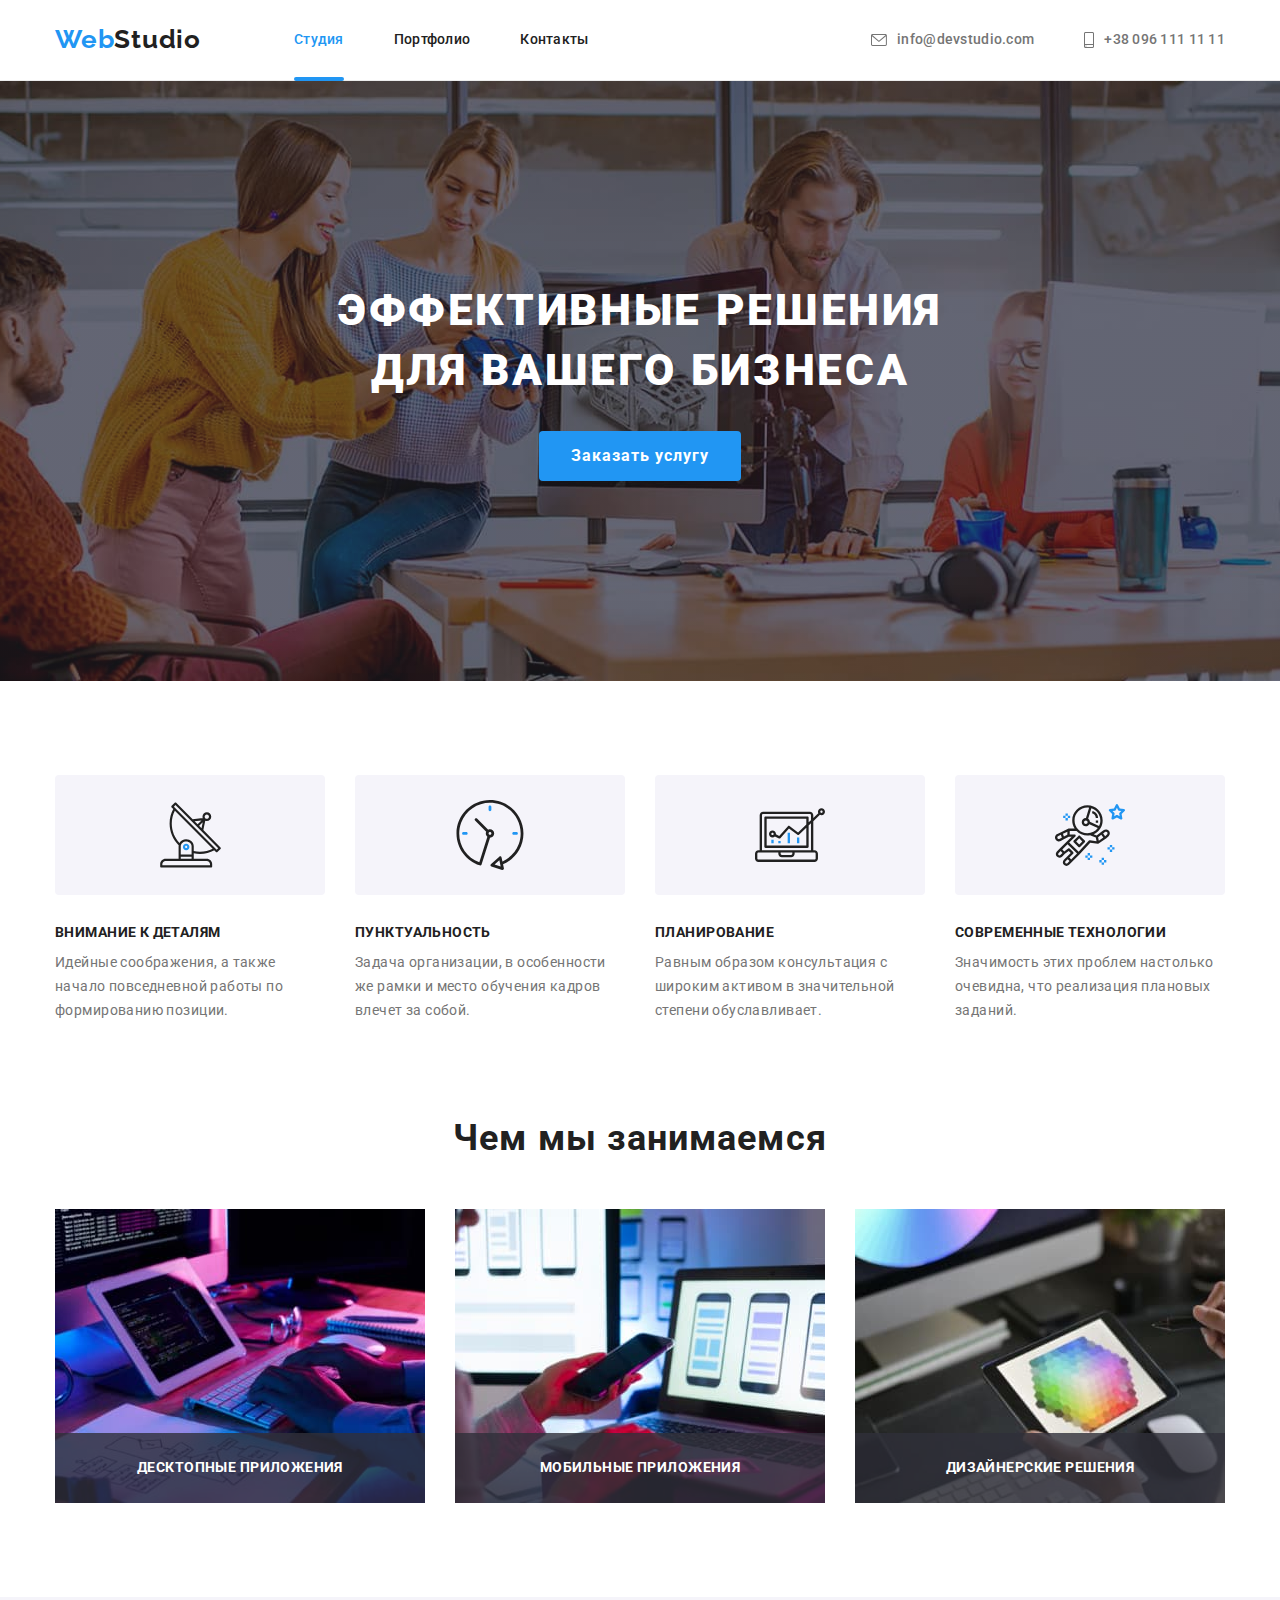
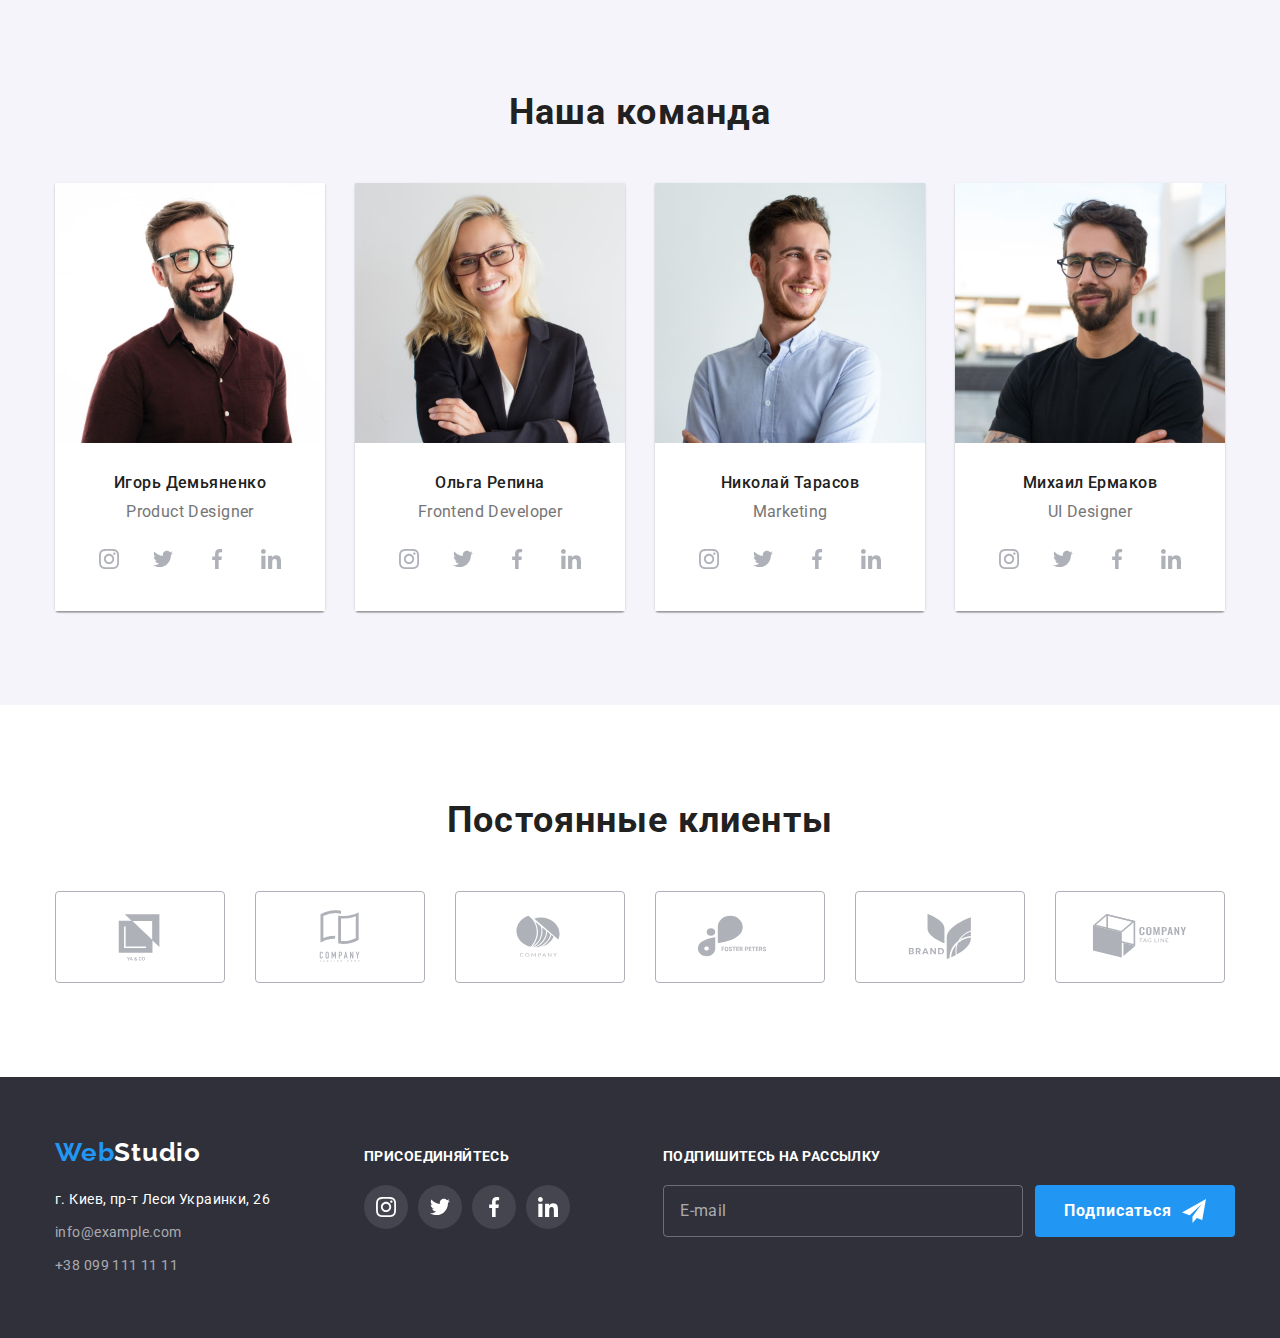
<file: index.html>
<!DOCTYPE html>
<html lang="ru">
  <head>
    <meta charset="UTF-8" />
    <meta http-equiv="X-UA-Compatible" content="IE=edge" />
    <meta name="viewport" content="width=device-width, initial-scale=1.0" />
    <title>Document</title>
    <link
      href="https://fonts.googleapis.com/css2?family=Raleway:wght@700&family=Roboto:wght@400;500;700;900&display=swap"
      rel="stylesheet"
    />
    <link
      rel="stylesheet"
      href="https://cdnjs.cloudflare.com/ajax/libs/modern-normalize/1.1.0/modern-normalize.min.css"
    />
    <link rel="stylesheet" href="./css/styles.css" />
  </head>

  <body>
    <header class="page-head">
      <div class="container head-container">
        <nav class="head-navigation">
          <a href="#" class="logo">Web<span>Studio</span></a>
          <ul class="list site-nav">
            <li class="item"><a href="#" class="link current-page">Студия</a></li>
            <li class="item">
              <a href="./portfolio.html" target="_self" class="link">Портфолио</a>
            </li>
            <li class="item"><a href="" class="link">Контакты</a></li>
          </ul>
        </nav>
        <ul class="list address-nav">
          <li class="item">
            <a href="mailto:info@devstudio.com" class="link">
              <svg class="link-ic-envelope" width="16px" height="12px">
                <use href="./images/symbol-defs.svg#icon-envelope"></use>
              </svg>
              info@devstudio.com</a
            >
          </li>
          <li class="item">
            <a href="tel:+380961111111" class="link">
              <svg class="link-ic-smartphone" width="10px" height="16px">
                <use href="./images/symbol-defs.svg#icon-smartphone"></use>
              </svg>
              +38 096 111 11 11</a
            >
          </li>
        </ul>
      </div>
    </header>
    <section class="hero">
      <div class="container">
        <h1 class="main-heading">Эффективные решения<br />для вашего бизнеса</h1>
        <button data-modal-open type="button" class="button hero-button common-button">
          Заказать услугу
        </button>
      </div>
    </section>
    <!--Our advantages-->
    <section class="advantages">
      <!--the header should be hidden-->
      <div class="container">
        <h2 class="visually-hidden heading" aria-hidden="true" tabindex="-1">Наши преимущества</h2>
        <ul class="list advantages-list">
          <li class="item advantages-details">
            <div class="icon-advantages-container">
              <svg class="icon-advantages" width="65px" height="70px">
                <use href="./images/symbol-defs.svg#icon-antenna"></use>
              </svg>
            </div>
            <h3 class="heading">Внимание к деталям</h3>
            <p class="advantages-text">
              Идейные соображения, а также начало повседневной работы по формированию позиции.
            </p>
          </li>
          <li class="item advantages-punctuality">
            <div class="icon-advantages-container">
              <svg class="icon-advantages" width="70px" height="70px">
                <use href="./images/symbol-defs.svg#icon-clock"></use>
              </svg>
            </div>
            <h3 class="heading">Пунктуальность</h3>
            <p class="advantages-text">
              Задача организации, в особенности же рамки и место обучения кадров влечет за собой.
            </p>
          </li>
          <li class="item advantages-planing">
            <div class="icon-advantages-container">
              <svg class="icon-advantages" width="70px" height="70px">
                <use href="./images/symbol-defs.svg#icon-diagram"></use>
              </svg>
            </div>
            <h3 class="heading">Планирование</h3>
            <p class="advantages-text">
              Равным образом консультация с широким активом в значительной степени обуславливает.
            </p>
          </li>
          <li class="item advantages-technology">
            <div class="icon-advantages-container">
              <svg class="icon-advantages" width="70px" height="70px">
                <use href="./images/symbol-defs.svg#icon-astronaut"></use>
              </svg>
            </div>
            <h3 class="heading">Современные технологии</h3>
            <p class="advantages-text">
              Значимость этих проблем настолько очевидна, что реализация плановых заданий.
            </p>
          </li>
        </ul>
      </div>
    </section>
    <section class="our-doing">
      <div class="container">
        <h2 class="heading">Чем мы занимаемся</h2>
        <ul class="list doing-list">
          <li class="item">
            <a href="" class="link doing-img"
              ><img
                class="no-gap"
                src="./images/hands-on-the-keyboard.jpg"
                alt="Руки на клавиатуре"
                width="370"
              />
              <p class="doing-description">Десктопные приложения</p></a
            >
          </li>
          <li class="item">
            <a href="" class="link doing-img"
              ><img
                class="no-gap"
                src="./images/phone-in-the-hand.jpg"
                alt="В руке телефон"
                width="370"
              />
              <p class="doing-description">Мобильные приложения</p></a
            >
          </li>
          <li class="item">
            <a href="" class="link doing-img"
              ><img
                class="no-gap"
                src="./images/tablet-in-the-hand.jpg"
                alt="В руке планшет"
                width="370"
              />
              <p class="doing-description">Дизайнерские решения</p></a
            >
          </li>
        </ul>
      </div>
    </section>
    <section class="our-team">
      <div class="container team-container">
        <h2 class="heading">Наша команда</h2>
        <ul class="list team-list">
          <li class="member-item">
            <img class="no-gap member-photo" src="./images/ihor.jpg" alt="Фото Игоря" width="270" />
            <div class="wrapper">
              <h3 class="heading member">Игорь Демьяненко</h3>
              <p class="position">Product Designer</p>
              <div class="social-wrapper">
                <a href="" class="link link-social">
                  <svg class="linc-ic-social" width="20px" height="20px">
                    <use href="./images/symbol-defs.svg#icon-instagram"></use>
                  </svg> </a
                ><a href="" class="link link-social">
                  <svg class="linc-ic-social" width="20px" height="20px">
                    <use href="./images/symbol-defs.svg#icon-twitter"></use>
                  </svg> </a
                ><a href="" class="link link-social">
                  <svg class="linc-ic-social" width="20px" height="20px">
                    <use href="./images/symbol-defs.svg#icon-facebook"></use>
                  </svg> </a
                ><a href="" class="link link-social">
                  <svg class="linc-ic-social" width="20px" height="20px">
                    <use href="./images/symbol-defs.svg#icon-linkedin"></use>
                  </svg>
                </a>
              </div>
            </div>
          </li>
          <li class="member-item">
            <img class="no-gap member-photo" src="./images/olha.jpg" alt="Фото Ольги" width="270" />
            <div class="wrapper">
              <h3 class="heading member">Ольга Репина</h3>
              <p class="position">Frontend Developer</p>
              <div class="social-wrapper">
                <a href="" class="link link-social">
                  <svg class="linc-ic-social" width="20px" height="20px">
                    <use href="./images/symbol-defs.svg#icon-instagram"></use>
                  </svg> </a
                ><a href="" class="link link-social">
                  <svg class="linc-ic-social" width="20px" height="20px">
                    <use href="./images/symbol-defs.svg#icon-twitter"></use>
                  </svg> </a
                ><a href="" class="link link-social">
                  <svg class="linc-ic-social" width="20px" height="20px">
                    <use href="./images/symbol-defs.svg#icon-facebook"></use>
                  </svg> </a
                ><a href="" class="link link-social">
                  <svg class="linc-ic-social" width="20px" height="20px">
                    <use href="./images/symbol-defs.svg#icon-linkedin"></use>
                  </svg>
                </a>
              </div>
            </div>
          </li>
          <li class="member-item">
            <img
              class="no-gap member-photo"
              src="./images/nikolay.jpg"
              alt="Фото Николая"
              width="270"
            />
            <div class="wrapper">
              <h3 class="heading member">Николай Тарасов</h3>
              <p class="position">Marketing</p>
              <div class="social-wrapper">
                <a href="" class="link link-social">
                  <svg class="linc-ic-social" width="20px" height="20px">
                    <use href="./images/symbol-defs.svg#icon-instagram"></use>
                  </svg> </a
                ><a href="" class="link link-social">
                  <svg class="linc-ic-social" width="20px" height="20px">
                    <use href="./images/symbol-defs.svg#icon-twitter"></use>
                  </svg> </a
                ><a href="" class="link link-social">
                  <svg class="linc-ic-social" width="20px" height="20px">
                    <use href="./images/symbol-defs.svg#icon-facebook"></use>
                  </svg> </a
                ><a href="" class="link link-social">
                  <svg class="linc-ic-social" width="20px" height="20px">
                    <use href="./images/symbol-defs.svg#icon-linkedin"></use>
                  </svg>
                </a>
              </div>
            </div>
          </li>
          <li class="member-item">
            <img
              class="no-gap member-photo"
              src="./images/myhail.jpg"
              alt="Фото Михаила"
              width="270"
            />
            <div class="wrapper">
              <h3 class="heading member">Михаил Ермаков</h3>
              <p class="position">UI Designer</p>
              <div class="social-wrapper">
                <a href="" class="link link-social">
                  <svg class="linc-ic-social" width="20px" height="20px">
                    <use href="./images/symbol-defs.svg#icon-instagram"></use>
                  </svg> </a
                ><a href="" class="link link-social">
                  <svg class="linc-ic-social" width="20px" height="20px">
                    <use href="./images/symbol-defs.svg#icon-twitter"></use>
                  </svg> </a
                ><a href="" class="link link-social">
                  <svg class="linc-ic-social" width="20px" height="20px">
                    <use href="./images/symbol-defs.svg#icon-facebook"></use>
                  </svg> </a
                ><a href="" class="link link-social">
                  <svg class="linc-ic-social" width="20px" height="20px">
                    <use href="./images/symbol-defs.svg#icon-linkedin"></use>
                  </svg>
                </a>
              </div>
            </div>
          </li>
        </ul>
      </div>
    </section>
    <section class="clients">
      <div class="container clients-container">
        <h2 class="heading">Постоянные клиенты</h2>
        <ul class="list clients-list">
          <li class="client-item">
            <a href="" class="link link-client">
              <svg class="link-ic-clients" width="106px" height="60px">
                <use href="./images/symbol-defs.svg#icon-logo-yaco"></use>
              </svg>
            </a>
          </li>
          <li class="client-item">
            <a href="" class="link link-client">
              <svg class="link-ic-clients" width="106px" height="60px">
                <use href="./images/symbol-defs.svg#icon-logo-taglinehere"></use>
              </svg>
            </a>
          </li>
          <li class="client-item">
            <a href="" class="link link-client">
              <svg class="link-ic-clients" width="106px" height="60px">
                <use href="./images/symbol-defs.svg#icon-logo-shell"></use>
              </svg>
            </a>
          </li>
          <li class="client-item">
            <a href="" class="link link-client">
              <svg class="link-ic-clients" width="106px" height="60px">
                <use href="./images/symbol-defs.svg#icon-logo-foster"></use>
              </svg>
            </a>
          </li>
          <li class="client-item">
            <a href="" class="link link-client">
              <svg class="link-ic-clients" width="106px" height="60px">
                <use href="./images/symbol-defs.svg#icon-logo-brand"></use>
              </svg>
            </a>
          </li>
          <li class="client-item">
            <a href="" class="link link-client">
              <svg class="link-ic-clients" width="106px" height="60px">
                <use href="./images/symbol-defs.svg#icon-logo-tagline-box"></use>
              </svg>
            </a>
          </li>
        </ul>
      </div>
    </section>
    <footer class="basement">
      <div class="container footer-container">
        <div class="footer-contacts">
          <a href="#" class="logo">Web<span>Studio</span></a>
          <address class="footer-nav">
            <p class="physical-address">г. Киев, пр-т Леси Украинки, 26</p>
            <ul class="list">
              <li><a href="mailto:info@example.com" class="link contacts">info@example.com</a></li>
              <li><a href="tel:+380991111111" class="link contacts">+38 099 111 11 11</a></li>
            </ul>
          </address>
        </div>
        <div class="footer-social">
          <p class="join">присоединяйтесь</p>
          <div class="social-wrapper">
            <a href="" class="link link-social">
              <svg class="linc-ic-social" width="20px" height="20px">
                <use href="./images/symbol-defs.svg#icon-instagram"></use>
              </svg> </a
            ><a href="" class="link link-social">
              <svg class="linc-ic-social" width="20px" height="20px">
                <use href="./images/symbol-defs.svg#icon-twitter"></use>
              </svg> </a
            ><a href="" class="link link-social">
              <svg class="linc-ic-social" width="20px" height="20px">
                <use href="./images/symbol-defs.svg#icon-facebook"></use>
              </svg> </a
            ><a href="" class="link link-social">
              <svg class="linc-ic-social" width="20px" height="20px">
                <use href="./images/symbol-defs.svg#icon-linkedin"></use>
              </svg>
            </a>
          </div>
        </div>

        <form action="" class="form-connection">
          <label for="footer-mail">Подпишитесь на рассылку</label>
          <div class="footer-form-wrapper">
            <input
              class="sign-input"
              type="email"
              id="footer-mail"
              placeholder="E-mail"
              name="user-email"
            />
            <button class="common-button" type="submit">
              Подписаться<svg class="sign-ic-plane" width="24px" height="24px">
                <use href="./images/symbol-defs.svg#icon-paper-plane"></use>
              </svg>
            </button>
          </div>
        </form>
      </div>
    </footer>

    <div data-modal class="backdrop is-hidden">
      <div class="modal">
        <button data-modal-close class="modal-button-close">
          <svg width="18px" height="18px">
            <use href="./images/symbol-defs.svg#icon-close-black"></use>
          </svg>
        </button>
        <p class="modal-urge">Оставьте свои данные, мы вам перезвоним</p>
        <form action="">
          <div class="form-fild">
            <label for="name">Имя</label>
            <input type="text" name="user-name" id="name" />
            <svg class="form-icon human" width="18px" height="18px">
              <use href="./images/symbol-defs.svg#icon-person-afro"></use>
            </svg>
          </div>

          <div class="form-fild">
            <label for="phone">Телефон</label>
            <input type="tel" name="user-phone" id="phone" />
            <svg class="form-icon phone" width="18px" height="18px">
              <use href="./images/symbol-defs.svg#icon-phone-black"></use>
            </svg>
          </div>

          <div class="form-fild">
            <label for="mail">Почта</label>
            <input type="email" name="user-email" id="mail" />
            <svg class="form-icon envelope" width="18px" height="18px">
              <use href="./images/symbol-defs.svg#icon-email-black"></use>
            </svg>
          </div>

          <div class="form-fild add-comment">
            <label for="add">Комментарий</label>
            <textarea
              name="additional"
              id="add"
              cols="30"
              rows="10"
              placeholder="Введите текст"
            ></textarea>
          </div>

          <div class="acceptance-box">
            <label>
              <input type="checkbox" name="acceptance" />
              <!-- <span class="box"></span> -->
              <svg class="border" width="16px" height="15px">
                <use href="./images/symbol-defs.svg#icon-border"></use>
              </svg>
              <svg class="check" width="16px" height="15px">
                <use href="./images/symbol-defs.svg#icon-check"></use>
              </svg>
              Соглашаюсь с рассылкой и принимаю <a href="">Условия договора</a></label
            >
          </div>

          <button class="common-button" type="submit">Отправить</button>
        </form>
      </div>
    </div>

    <script src="./js/modal.js"></script>
  </body>
</html>
</file>
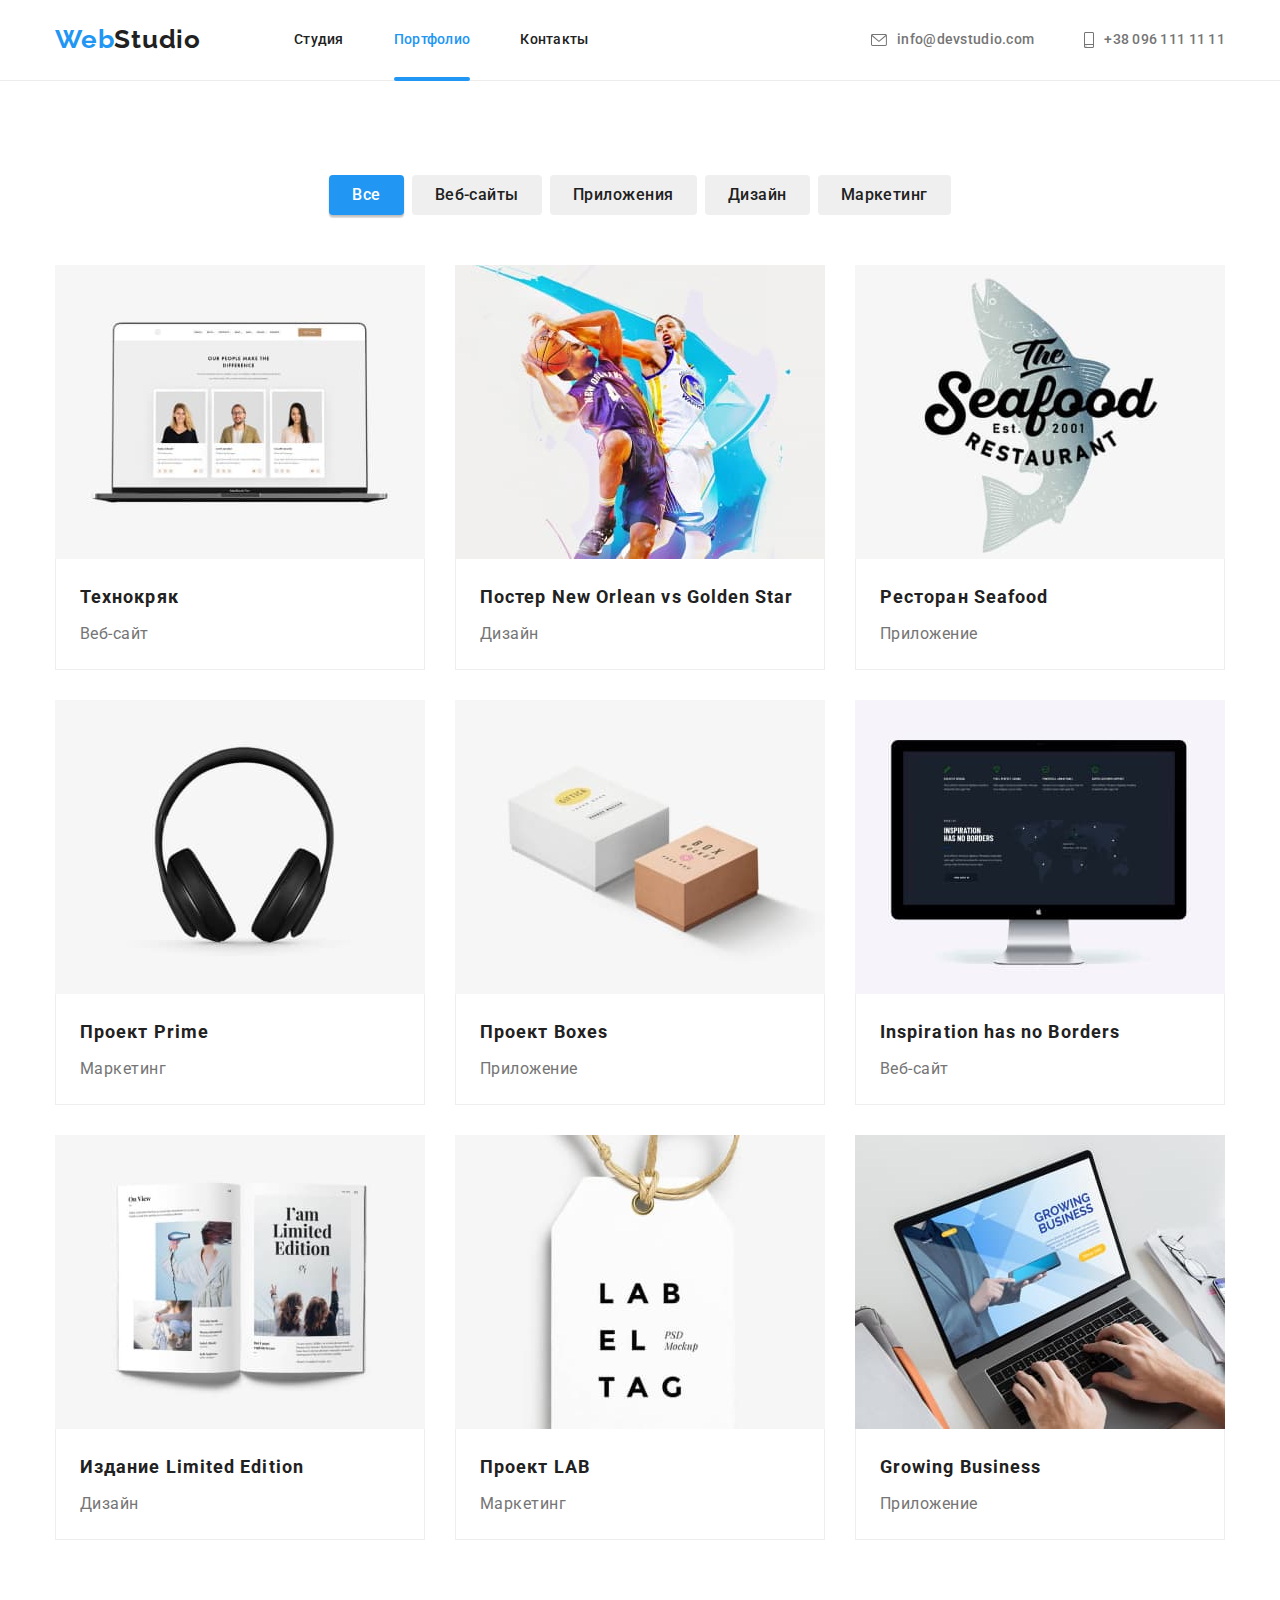
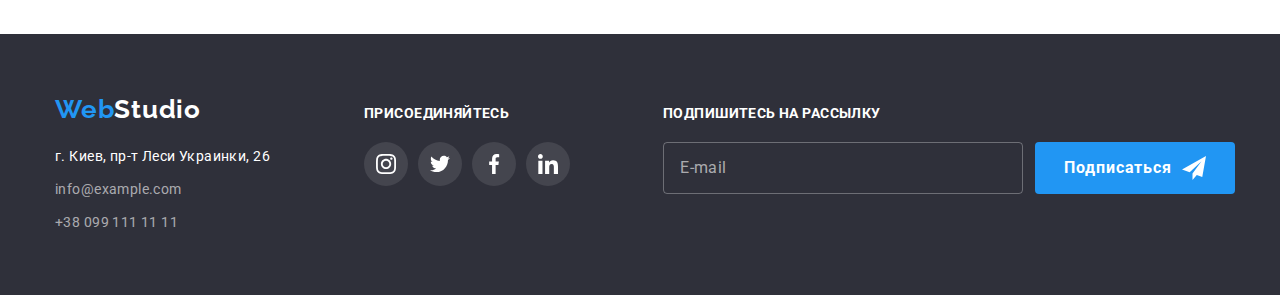
<file: portfolio.html>
<!DOCTYPE html>
<html lang="en">
  <head>
    <meta charset="UTF-8" />
    <meta http-equiv="X-UA-Compatible" content="IE=edge" />
    <meta name="viewport" content="width=device-width, initial-scale=1.0" />
    <title>Document</title>
    <link
      href="https://fonts.googleapis.com/css2?family=Raleway:wght@700&family=Roboto:wght@400;500;700;900&display=swap"
      rel="stylesheet"
    />
    <link
      rel="stylesheet"
      href="https://cdnjs.cloudflare.com/ajax/libs/modern-normalize/1.1.0/modern-normalize.min.css"
    />
    <link rel="stylesheet" href="./css/styles.css" />
  </head>

  <body>
    <header class="page-head">
      <div class="container head-container">
        <nav class="head-navigation">
          <a href="#" class="logo">Web<span>Studio</span></a>
          <ul class="list site-nav">
            <li class="item"><a href="./index.html" target="_self" class="link">Студия</a></li>
            <li class="item"><a href="#" class="link current-page">Портфолио</a></li>
            <li class="item"><a href="" class="link">Контакты</a></li>
          </ul>
        </nav>
        <ul class="list address-nav">
          <li class="item">
            <a href="mailto:info@devstudio.com" class="link"
              ><svg class="link-ic-envelope" width="16px" height="12px">
                <use href="./images/symbol-defs.svg#icon-envelope"></use></svg
              >info@devstudio.com</a
            >
          </li>
          <li class="item">
            <a href="tel:+380961111111" class="link"
              ><svg class="link-ic-smartphone" width="10px" height="16px">
                <use href="./images/symbol-defs.svg#icon-smartphone"></use></svg
              >+38 096 111 11 11</a
            >
          </li>
        </ul>
      </div>
    </header>
    <main>
      <section>
        <div class="container main-portfolio">
          <!--the header should be hidden-->
          <h1 class="visually-hidden heading" aria-hidden="true" tabindex="-1">Примеры работ</h1>
          <ul class="filter list">
            <li class="item"><button type="button" class="button current-filter">Все</button></li>
            <li class="item"><button type="button" class="button">Веб-сайты</button></li>
            <li class="item"><button type="button" class="button">Приложения</button></li>
            <li class="item"><button type="button" class="button">Дизайн</button></li>
            <li class="item"><button type="button" class="button">Маркетинг</button></li>
          </ul>
          <ul class="list examples">
            <li class="example-item">
              <a href="">
                <div class="thumb">
                  <img
                    class="example-img"
                    src="./images/laptop-with-photos.jpg"
                    alt="Ноутбук с фотографиями на экране"
                    width="370"
                  />
                  <div class="description-wrapper">
                    <p class="example-description">
                      Ресурс предлагает комплексные предложения с разным уровнем функционала и
                      сервисов. Все это позволит посетителю получить исчерпывающие сведения о
                      компании или частном лице.
                    </p>
                  </div>
                </div>
                <div class="example-wrapper">
                  <h2 class="heading">Технокряк</h2>
                  <p class="work-type">Веб-сайт</p>
                </div>
              </a>
            </li>
            <li class="example-item">
              <a href=""
                ><div class="thumb">
                  <img
                    class="example-img"
                    src="./images/nba-players.jpg"
                    alt="Баскетболисты"
                    width="370"
                  />
                  <div class="description-wrapper">
                    <p class="example-description">
                      Ресурс предлагает комплексные предложения с разным уровнем функционала и
                      сервисов. Все это позволит посетителю получить исчерпывающие сведения о
                      компании или частном лице.
                    </p>
                  </div>
                </div>
                <div class="example-wrapper">
                  <h2 class="heading">Постер New Orlean vs Golden Star</h2>
                  <p class="work-type">Дизайн</p>
                </div>
              </a>
            </li>
            <li class="example-item">
              <a href=""
                ><div class="thumb">
                  <img
                    class="example-img"
                    src="./images/fish-shade.jpg"
                    alt="Эмблема ресторана с силуэтом рыбы"
                    width="370"
                  />
                  <div class="description-wrapper">
                    <p class="example-description">
                      Ресурс предлагает комплексные предложения с разным уровнем функционала и
                      сервисов. Все это позволит посетителю получить исчерпывающие сведения о
                      компании или частном лице.
                    </p>
                  </div>
                </div>
                <div class="example-wrapper">
                  <h2 class="heading">Ресторан Seafood</h2>
                  <p class="work-type">Приложение</p>
                </div>
              </a>
            </li>
            <li class="example-item">
              <a href=""
                ><div class="thumb">
                  <img
                    class="example-img"
                    src="./images/earphones.jpg"
                    alt="Наушники"
                    width="370"
                  />
                  <div class="description-wrapper">
                    <p class="example-description">
                      Ресурс предлагает комплексные предложения с разным уровнем функционала и
                      сервисов. Все это позволит посетителю получить исчерпывающие сведения о
                      компании или частном лице.
                    </p>
                  </div>
                </div>
                <div class="example-wrapper">
                  <h2 class="heading">Проект Prime</h2>
                  <p class="work-type">Маркетинг</p>
                </div>
              </a>
            </li>
            <li class="example-item">
              <a href=""
                ><div class="thumb">
                  <img
                    class="example-img"
                    src="./images/boxes.jpg"
                    alt="Картонные коробки"
                    width="370"
                  />
                  <div class="description-wrapper">
                    <p class="example-description">
                      Ресурс предлагает комплексные предложения с разным уровнем функционала и
                      сервисов. Все это позволит посетителю получить исчерпывающие сведения о
                      компании или частном лице.
                    </p>
                  </div>
                </div>
                <div class="example-wrapper">
                  <h2 class="heading">Проект Boxes</h2>
                  <p class="work-type">Приложение</p>
                </div>
              </a>
            </li>
            <li class="example-item">
              <a href=""
                ><div class="thumb">
                  <img
                    class="example-img"
                    src="./images/monitor.jpg"
                    alt="Большой монитор"
                    width="370"
                  />
                  <div class="description-wrapper">
                    <p class="example-description">
                      Ресурс предлагает комплексные предложения с разным уровнем функционала и
                      сервисов. Все это позволит посетителю получить исчерпывающие сведения о
                      компании или частном лице.
                    </p>
                  </div>
                </div>
                <div class="example-wrapper">
                  <h2 class="heading">Inspiration has no Borders</h2>
                  <p class="work-type">Веб-сайт</p>
                </div>
              </a>
            </li>
            <li class="example-item">
              <a href=""
                ><div class="thumb">
                  <img class="example-img" src="./images/magazine.jpg" alt="Журнал" width="370" />
                  <div class="description-wrapper">
                    <p class="example-description">
                      Ресурс предлагает комплексные предложения с разным уровнем функционала и
                      сервисов. Все это позволит посетителю получить исчерпывающие сведения о
                      компании или частном лице.
                    </p>
                  </div>
                </div>
                <div class="example-wrapper">
                  <h2 class="heading">Издание Limited Edition</h2>
                  <p class="work-type">Дизайн</p>
                </div>
              </a>
            </li>
            <li class="example-item">
              <a href=""
                ><div class="thumb">
                  <img class="example-img" src="./images/label.jpg" alt="Этикетка" width="370" />
                  <div class="description-wrapper">
                    <p class="example-description">
                      Ресурс предлагает комплексные предложения с разным уровнем функционала и
                      сервисов. Все это позволит посетителю получить исчерпывающие сведения о
                      компании или частном лице.
                    </p>
                  </div>
                </div>
                <div class="example-wrapper">
                  <h2 class="heading">Проект LAB</h2>
                  <p class="work-type">Маркетинг</p>
                </div>
              </a>
            </li>
            <li class="example-item">
              <a href=""
                ><div class="thumb">
                  <img
                    class="example-img"
                    src="./images/hands-on-laptop.jpg"
                    alt="Руки на ноутбуке"
                    width="370"
                  />
                  <div class="description-wrapper">
                    <p class="example-description">
                      Ресурс предлагает комплексные предложения с разным уровнем функционала и
                      сервисов. Все это позволит посетителю получить исчерпывающие сведения о
                      компании или частном лице.
                    </p>
                  </div>
                </div>
                <div class="example-wrapper">
                  <h2 class="heading">Growing Business</h2>
                  <p class="work-type">Приложение</p>
                </div>
              </a>
            </li>
          </ul>
        </div>
      </section>
    </main>
    <footer class="basement">
      <div class="container footer-container">
        <div class="footer-contacts">
          <a href="#" class="logo">Web<span>Studio</span></a>
          <address class="footer-nav">
            <p class="physical-address">г. Киев, пр-т Леси Украинки, 26</p>
            <ul class="list">
              <li><a href="mailto:info@example.com" class="link contacts">info@example.com</a></li>
              <li><a href="tel:+380991111111" class="link contacts">+38 099 111 11 11</a></li>
            </ul>
          </address>
        </div>
        <div class="footer-social">
          <p class="join">присоединяйтесь</p>
          <div class="social-wrapper">
            <a href="" class="link link-social">
              <svg class="linc-ic-social" width="20px" height="20px">
                <use href="./images/symbol-defs.svg#icon-instagram"></use>
              </svg> </a
            ><a href="" class="link link-social">
              <svg class="linc-ic-social" width="20px" height="20px">
                <use href="./images/symbol-defs.svg#icon-twitter"></use>
              </svg> </a
            ><a href="" class="link link-social">
              <svg class="linc-ic-social" width="20px" height="20px">
                <use href="./images/symbol-defs.svg#icon-facebook"></use>
              </svg> </a
            ><a href="" class="link link-social">
              <svg class="linc-ic-social" width="20px" height="20px">
                <use href="./images/symbol-defs.svg#icon-linkedin"></use>
              </svg>
            </a>
          </div>
        </div>

        <form action="" class="form-connection">
          <label for="mail">Подпишитесь на рассылку</label>
          <div class="footer-form-wrapper">
            <input
              class="sign-input"
              type="email"
              id="mail"
              placeholder="E-mail"
              name="user-email"
            />
            <button class="common-button" type="submit">
              Подписаться<svg class="sign-ic-plane" width="24px" height="24px">
                <use href="./images/symbol-defs.svg#icon-paper-plane"></use>
              </svg>
            </button>
          </div>
        </form>
      </div>
    </footer>
  </body>
</html>
</file>
<file: css/styles.css>
/*
main-text-color: #757575
hedings-text-color: #212121
accent-text-color: #2196F3
white-text-color: #FFFFFF
white-text-color-footer: rgba(255, 255, 255, 0.6)
main-background-color: #E5E5E5
secondary-background-color: #F5F4FA
footer/hero-background-color: #2F303A
white-background-color: #FFFFFF
*/
:root {
  --interim-heading-color: #212121;
  --accent-color: #2196f3;
  --logo-color: #2196f3;
  --white-color: #ffffff;
  --main-text-color: #757575;
  --black-color: #212121;
  --hero-footer-color: #2f303a;
  --our-team-bgc: #f5f4fa;
  --footer-links-color: rgba(255, 255, 255, 0.6);
  --button-accent-color: #188ce8;
  --hero-border-color: #ececec;
  --button-border: border: 1px solid transparent;
  --button-border-radius: border-radius: 4px;
  --examples-berder-color: #EEEEEE;
  --header-border-color: #ECECEC;
  --icons-color: #AFB1B8;
  --animation-time: 250ms;
  --animation-time-distribution: cubic-bezier(0.4, 0, 0.2, 1);
}

/* general rules */

html {
  box-sizing: border-box;
}

*,
*::before,
*::after {
  box-sizing: inherit;
}

body {
  background-color: var(--white-color);
  color: var(--main-text-color);
  font-family: 'Roboto', sans-serif;
  font-size: 14px;
  line-height: 1.71;
  letter-spacing: 0.03em;
}

.visually-hidden {
  position: absolute;
  white-space: nowrap;
  width: 1px;
  height: 1px;
  overflow: hidden;
  border: 0;
  padding: 0;
  clip: rect(0 0 0 0);
  clip-path: inset(50%);
  margin: -1px;
}

.container {
  width: 1200px;
  padding: 0 15px;
  margin: 0 auto;
}

.link {
  text-decoration: none;
}

.list {
  list-style: none;
  padding: 0;
  margin: 0;
}

.heading {
  margin: 0;
  margin-bottom: 50px;
  text-align: center;

  color: var(--interim-heading-color);
  font-weight: 700;
  font-size: 36px;
  line-height: 1.17;
  letter-spacing: 0.03em;
}

.no-gap{
  display: block;
}

.common-button{
  min-width: 200px;
  padding-top: 9px;
  padding-bottom: 9px;
  cursor: pointer;
  
  font-family: inherit;
  font-weight: 700;
  font-size: 16px;
  line-height: 1.88;
  letter-spacing: 0.06em;

  color: var(--white-color);
  background-color: var(--accent-color);
  border: 1px solid transparent;
  border-radius: 4px;

  transition: background var(--animation-time) var(--animation-time-distribution);
}

.common-button:hover,
.common-button:focus{
  background: var(--button-accent-color);
}


/* general rules */

/*Logo*/

.logo {
  display: block;
  margin-right: 93px;

  color: var(--logo-color);
  font-family: 'Raleway', sans-serif;
  font-weight: 700;
  font-size: 26px;
  line-height: 1.2;
  letter-spacing: 0.03em;
  text-decoration: none;
}

.page-head .logo > span {
  color: var(--black-color);
  background-color: var(--white-color);
}

.page-head{
  border-bottom: 1px solid var(--header-border-color);
}

.basement .logo > span {
  color: var(--white-color);
}

/*Logo*/

/*site-nav*/

.head-container{
  display: flex;
}

.head-navigation{
  display: flex;
  align-items: center;
}

.site-nav{
  display: flex;
}

.site-nav .item:not(:last-child){
  margin-right: 50px;
}

.site-nav .link {
  display: block;
  position: relative;
  padding-top: 32px;
  padding-bottom: 32px;

  color: var(--black-color);
  font-weight: 500;
  line-height: 1.14;
  letter-spacing: 0.02em;

  transition: color var(--animation-time) var(--animation-time-distribution);
}

.site-nav .link:hover,
.site-nav .link:focus {
  color: var(--accent-color);
}

.site-nav .current-page {
  color: var(--accent-color);
}

.site-nav .current-page.link::after{
  position: absolute;
  content: '';
  height: 4px;
  width: 100%;
  left: 0;
  bottom: -1px;
  background-size: contain;
  background-color: var(--accent-color);
  border-radius: 2px;
}

.address-nav{
  display: flex;
  margin-left: auto;
}

.address-nav .item:not(:last-child){
  margin-right: 50px;
}

.address-nav .link {
  display: flex;
  padding-top: 32px;
  padding-bottom: 32px;
  align-items: center;

  color: var(--main-text-color);
  font-weight: 500;
  line-height: 1.14;
  letter-spacing: 0.02em;

  transition: color var(--animation-time) var(--animation-time-distribution);
}

.address-nav .link:hover,
.address-nav .link:focus {
  color: var(--accent-color);
}

.link-ic-envelope,
.link-ic-smartphone{
  margin-right: 10px;
  fill: currentColor;
}

.hero .container{
  text-align: center;
}

.hero{
  max-width: 1600px;
  padding-top: 200px;
  padding-bottom: 200px;
  margin-left: auto;
  margin-right: auto;
  
  background-image: linear-gradient(to right, rgba(47, 48, 58, 0.4), rgba(47, 48, 58, 0.4)),
  url(../images/bg-img-main-page.jpg);
  background-repeat: no-repeat;
  background-position: center;
  background-size: cover;
}

.hero,
.basement {
  background-color: #2f303a;
}

/*footer*/

/*normal because of address*/
.physical-address {
  margin-top: 0;
  margin-bottom: 9px;

  color: var(--white-color);
  font-style: normal;
}

.footer-container {
  padding-top: 60px;
  padding-bottom: 60px;
  display: flex;
}

/*normal because of address*/
.footer-nav .link {
  color: var(--footer-links-color);
  font-style: normal;

  transition: color var(--animation-time) var(--animation-time-distribution);
}

.footer-nav li:not(:last-child){
  margin-bottom: 9px;
}

.footer-nav .link:hover,
.footer-nav .link:focus {
  color: var(--accent-color);
}
.footer-contacts > .logo {
  margin-bottom: 20px;
}
.contacts {
  display: block;
}

.footer-social .link-social{
  display: flex;
  width: 44px;
  height: 44px;
  justify-content: center;
  align-items: center;
  background-color: rgba(255, 255, 255, 0.1);
  fill: var(--white-color);
  border-radius: 50%;
  transition: background-color var(--animation-time) var(--animation-time-distribution);
}

.footer-social .link-social:not(:last-child){
  margin-right: 10px;
}

.footer-social .link-social:hover,
.footer-social .link-social:focus{
  background-color: var(--accent-color);
}

.join{
  margin-top: 0;
  margin-bottom: 20px;
  color: var(--white-color);
  font-weight: 700;
  line-height: 1.14;
  text-transform: uppercase;
}

.footer-social{
  margin-left: 70px;
  padding-top: 12px;
}

.form-connection{
  margin-left: 93px;
  padding-top: 12px;
  color: var(--white-color);
  font-weight: 700;
  line-height: 1.14;
  text-transform: uppercase;
}

.form-connection label{
  display: block;
  margin-bottom: 20px;
}

.form-connection .sign-input{
  margin-right: 12px;
  min-width: 360px;
  padding: 15px 0px 15px 16px;

  font-weight: 400;
  font-size: 16px;
  line-height: 1.25;
  letter-spacing: 0.03em;

  color: var(--footer-links-color);

  background-color: transparent;
  border-radius: 4px;
  border: 1px solid rgba(255, 255, 255, 0.3);
  outline: none;

  transition: border-color var(--animation-time) var(--animation-time-distribution);
}

.form-connection .sign-input:focus{
  border-color: var(--accent-color);
}

.form-connection .sign-input::placeholder{
 font-weight: 400;
  font-size: 16px;
  line-height: 1.25;
  letter-spacing: 0.03em;

  color: var(--footer-links-color); 
}

.form-connection button{
  display: flex;
  align-items: center;
  justify-content: center;
}

.sign-ic-plane{
  margin-left: 10px;
}

.footer-form-wrapper{
  display: flex;
}

/*hero*/

.main-heading {
  margin: 0px 0px 30px 0px;

  color: var(--white-color);
  font-weight: 900;
  font-size: 44px;
  line-height: 1.36;
  text-align: center;
  letter-spacing: 0.06em;
  text-transform: uppercase;
}

.hero-button {
  display: inline-block;
  padding-left: 31px;
  padding-right: 31px;
  text-align: center;
}

/*advantages*/

.advantages{
  padding-top: 94px;
  padding-bottom: 94px;
}

.advantages-list .heading {
  margin-bottom: 10px;
  text-align: left;

  color: var(--black-color);
  font-size: 14px;
  line-height: 1.14;
  text-transform: uppercase;
}

.advantages-list {
  display: flex;
  margin-left: -30px;
}

.advantages-list .item {
  flex-basis: calc((100% - 90px)/4);
  margin-left: 30px;
}

.icon-advantages-container{
  display: flex;
  align-items: center;
  justify-content: center;
  height: 120px;
  margin-bottom: 30px;
  
  background-color: #F5F4FA;
  border-radius: 4px;
}

/* ----- icons with a help of BEFORE/AFTER just trying ----- */

/* .advantages-list .item::before{
  display: block;
  content: "";
  height: 120px;
  margin-bottom: 30px;
  background-repeat: no-repeat;
  background-position: center;
  background-size: 70px 70px;

  background-color: #F5F4FA;
  border-radius: 4px;
}

.advantages-details::before{
  background-image: url(../images/antenna.svg);
}

.advantages-punctuality::before{
  background-image: url(../images/clock.svg);
}

.advantages-planing::before{
  background-image: url(../images/diagram.svg);
}

.advantages-technology::before{
  background-image: url(../images/astronaut.svg);
} */

.advantages-text {
  margin: 0;
}

/* our doing */

.our-doing{
  padding-bottom: 94px;

}

.our-doing .item {
  margin-left: 30px;
  flex-basis: calc((100% - 60px)/3);
}

.doing-list{
  display: flex;
  margin-left: -30px;
}

.link.doing-img {
  position: relative;
  display: block;
  box-sizing: content-box;
}

.doing-description{
  position: absolute;
  bottom: 0;
  left: 0;
  width: 100%;
  margin: 0;
  padding-top: 27px;
  padding-bottom: 27px;

  font-style: normal;
  font-weight: 700;
  line-height: 1.14;
  text-align: center;
  text-transform: uppercase;

  color: var(--white-color);
  background: rgba(47, 48, 58, 0.8);
}

/* our doing */

/*our team*/

.team-list{
  display: flex;
  margin-left: -30px;

}

.our-team .member {
  margin-bottom: 10px;
  font-weight: 500;
  font-size: 16px;
  line-height: 1.19;
}

.wrapper{
  padding-top: 30px;
  padding-bottom: 30px;
  background-color: var(--white-color);
}

.position {
  padding: 0;
  margin-left: 0;
  margin-right: 0;
  margin-top: 0;
  margin-bottom: 16px;

  font-size: 16px;
  line-height: 1.19;
}
.our-team .member,
.position {
  text-align: center;
}

.member-item {
  display: block;
  margin-left: 30px;
  flex-basis: calc((100% - 90px)/4);

  box-shadow: 0px 1px 3px rgba(0, 0, 0, 0.12), 
  0px 1px 1px rgba(0, 0, 0, 0.14), 
  0px 2px 1px rgba(0, 0, 0, 0.2);
  border-radius: 0px 0px 4px 4px;
}

.member-item:nth-child(4n){
  margin-right: 0;
}

.our-team {
  padding-top: 94px;
  padding-bottom: 94px;

  background-color: var(--our-team-bgc);
}

.social-wrapper{
  display: flex;
  justify-content: center;
}

.member-item .link-social{
  display: flex;
  width: 44px;
  height: 44px;
  justify-content: center;
  align-items: center;
  fill: var(--icons-color);
  border-radius: 50%;

  transition: background-color var(--animation-time) var(--animation-time-distribution), fill var(--animation-time) var(--animation-time-distribution);
}

.member-item .link-social:not(:last-child){
  margin-right: 10px;
}

.member-item .link-social:hover,
.member-item .link-social:focus{
  background-color: var(--accent-color);
  fill: var(--white-color);
}

/* OUR CLIENTS */
.clients{
  padding-top: 94px;
  padding-bottom: 94px;
}

.clients-list{
  display: flex;
  flex-wrap: wrap;
  margin-left: -30px;
  margin-top: -30px;
}

.clients-list .client-item{
  flex-basis: calc((100% - 180px) / 6);
  margin-left: 30px;
  margin-top: 30px;
}

.link-client{
  display: flex;
  height: 92px;
  justify-content: center;
  align-items: center;
  background-position: center;
  
  border: 1px solid var(--icons-color);
  border-radius: 4px;
  fill: var(--icons-color);

  transition: background-color var(--animation-time) var(--animation-time-distribution), fill var(--animation-time) var(--animation-time-distribution);
}

.link-client:hover,
.link-client:focus{
  border-color: var(--accent-color);
  fill: var(--accent-color);
}

/*portfolio filter*/

.filter{
  display: flex;
  margin-bottom: 50px;
  justify-content: center;
}

.filter .button {
  padding: 6px 22px;

  color: var(--interim-heading-color);
  font-family: inherit;
  font-style: inherit;
  font-weight: 500;
  font-size: 16px;
  line-height: 1.6;
  letter-spacing: 0.03em;
  cursor: pointer;
  border: 1px solid transparent;
  border-radius: 4px;

  transition: color var(--animation-time) var(--animation-time-distribution), background-color var(--animation-time) var(--animation-time-distribution), box-shadow var(--animation-time) var(--animation-time-distribution);
}

.filter .item:not(:last-child){
  margin-right: 8px;
}

.filter .button:hover,
.filter .button:focus,
.filter .current-filter {
  color: var(--white-color);
  background-color: var(--accent-color);

  box-shadow: 0px 3px 1px rgba(0, 0, 0, 0.1), 
  0px 1px 2px rgba(0, 0, 0, 0.08), 
  0px 2px 2px rgba(0, 0, 0, 0.12);
}

/*portfolio work examples*/

.main-portfolio{
  padding-top: 94px;
  padding-bottom: 94px;
}

.examples .heading {
  margin-bottom: 4px;
  text-align: left;

  color: var(--black-color);
  font-size: 18px;
  line-height: 2;
  letter-spacing: 0.06em;
}

.examples{
  display: flex;
  flex-wrap: wrap;
  margin-top: -30px;
  margin-left: -30px;
}

.examples .work-type {
  margin: 0;

  font-family: 'Roboto', sans-serif;
  color: var(--main-text-color);
  font-size: 16px;
  line-height: 1.88;
  letter-spacing: 0.03em;
}

.example-img{
  display: block;
  width: 100%;
}

.example-item a{
  display: block;
  text-decoration: none;

  transition: box-shadow var(--animation-time) var(--animation-time-distribution);
}

.example-item{
  display: block;
  flex-basis: calc((100% - 90px)/3);
  margin-left: 30px;
  margin-top: 30px;
}

.example-item a:hover,
.example-item a:focus{
  box-shadow: 0px 1px 1px rgba(0, 0, 0, 0.12), 
  0px 4px 4px rgba(0, 0, 0, 0.06), 
  1px 4px 6px rgba(0, 0, 0, 0.16);
}

.example-item a:hover .description-wrapper,
.example-item a:focus .description-wrapper{
  opacity: 1;
  transform: translateY(0);
}

.example-item a .description-wrapper{
  transition: opacity var(--animation-time) var(--animation-time-distribution), transform var(--animation-time) var(--animation-time-distribution);
}

.example-wrapper{
  padding-top: 20px;
  padding-left: 24px;
  padding-bottom: 20px;
  padding-right: 24px;
  border-bottom: 1px solid var(--examples-berder-color);
  border-left: 1px solid var(--examples-berder-color);
  border-right: 1px solid var(--examples-berder-color);
}

.thumb{
  position: relative;
  overflow: hidden;
  align-items: center;
}

.description-wrapper{
  display: flex;
  position: absolute;
  height: 100%;
  top: 0;
  left: 0;
  margin: 0;
  padding-left: 24px;
  padding-right: 24px;
  align-items: center;

  background: rgba(33, 150, 243, 0.9);

  transform: translateY(102%);
}

.example-description{
  /* position: absolute;
  display: inline-block;
  height: 100%;
  top: 0;
  left: 0; */
  margin: 0;
  /* padding-left: 24px;
  padding-right: 24px; */

  color: var(--white-color);
  font-size: 18px;
  line-height: 1.55;
  /* background: rgba(33, 150, 243, 0.9);

  transform: translateY(100%); */
}

/* .thumb{
  position: relative;
}

.thumb::before{
  content: '';
  width: 100%;
  height: 100%;
  top: 0;
  left: 0;
  position: absolute;
  background: rgba(33, 150, 243, 0.9); 
  opacity: 0;
}

.example-item a:hover::before,
.example-item a:focus::before{
  opacity: 1;
} */


/* ----------MODAL---------- */
.backdrop{
  position: fixed;
  top: 0;
  left: 0;
  width: 100%;
  height: 100%;
  background-color: rgba(0, 0, 0, 0.2);
  transform: scale(1);
  transition: opacity 250ms var(--animation-time-distribution), transform 250ms var(--animation-time-distribution), visibility 250ms var(--animation-time-distribution);
}

.modal{
  position: absolute;
  top: 50%;
  left: 50%;
  transform: translate(-50%, -50%);
  width: 528px;
  height: 581px;
  padding: 40px;

  background-color: #fff;
}

.modal-urge{
  display: block;
  margin-top: 0;
  margin-bottom: 12px;
  font-weight: 700;
  font-size: 20px;
  line-height: 1.15;
  text-align: center;
  letter-spacing: 0.03em;
  color: var(--black-color);
}

.backdrop.is-hidden{
  opacity: 0;
  pointer-events: none;
  visibility: hidden;
  transform: scale(0.3);
}

.modal-button-close{
  position: absolute;
  display: flex;
  width: 30px;
  height: 30px;
  top: 8px;
  right: 8px;
  padding: 0;
  justify-content: center;
  align-items: center;
  cursor: pointer;
  border-radius: 50%;
  border: 1px solid rgba(0, 0, 0, 0.1);
  background: var(--white-color);

  transition: fill var(--animation-time) var(--animation-time-distribution);
}

.modal-button-close:hover,
.modal-button-close:focus{
  fill: var(--accent-color);
}

.form-fild{
  margin-bottom: 10px;
  display: flex;
  flex-direction: column;
  position: relative;
}

.add-comment{
  margin-bottom: 25px;
}

.add-comment textarea{
  width: 100%;
  max-height: 120px;
  padding: 12px 16px;
  resize: none;

  font-size: 12px;
  line-height: 1.17;
  letter-spacing: 0.01em;

  color: rgba(117, 117, 117, 0.5);

  border: 1px solid rgba(33, 33, 33, 0.2);
  border-radius: 4px;

  transition: border-color var(--animation-time) var(--animation-time-distribution);
}

.add-comment textarea::placeholder{
  color: rgba(117, 117, 117, 0.5);
}

.form-fild input{
  padding-left: 42px;
  min-height: 40px;
  border: 1px solid rgba(33, 33, 33, 0.2);
  border-radius: 4px;

  transition: border-color var(--animation-time) var(--animation-time-distribution);
}

.form-fild input:focus,
.form-fild textarea:focus {
  border-color: var(--accent-color);
  outline: none;
}

.form-fild input:focus + .form-icon{
  fill: var(--accent-color);
}

.form-fild label{
  margin-bottom: 4px;
  font-size: 12px;
  line-height: 1.17;
  letter-spacing: 0.01em;
}

.acceptance-box{
  margin-bottom: 30px;
}

.acceptance-box a{
  color: var(--accent-color);
  margin-left: 3px;
  text-decoration-line: underline;
}

.acceptance-box a:hover{
  text-decoration-line: none;
}

.modal .common-button{
  display: block;
  margin: 0 auto;
  box-shadow: 0px 4px 4px rgba(0, 0, 0, 0.15);
}

.form-icon{
  left: 15px;
  top: 29px;
  position: absolute;

  transition: fill var(--animation-time) var(--animation-time-distribution);
}

.acceptance-box input{
  appearance: none;
  position: absolute;
}

.acceptance-box label{
  position: relative;
  display: flex;
  align-items: center;
}

.acceptance-box svg{
  margin-right: 8px;
}

.acceptance-box input:checked + .border{
  opacity: 0;
}

.acceptance-box .border{
  transition: opacity var(--animation-time) var(--animation-time-distribution), fill var(--animation-time) var(--animation-time-distribution);
}

.acceptance-box .check{
  position: absolute;
  top: 50%;
  left: 0;
  opacity: 0;
  transform: translateY(-50%);
  transition: opacity var(--animation-time) var(--animation-time-distribution);
}

.acceptance-box input:checked ~ .check{
  opacity: 1;
}

.acceptance-box input:focus + .border{
  fill: var(--accent-color);
}

/* .box{
  width: 16px;
  height: 15px;
  margin-right: 8px;
  border: 2px solid var(--black-color);
  border-radius: 2px;

  transition: background-color var(--animation-time) var(--animation-time-distribution), border-color var(--animation-time) var(--animation-time-distribution);
} */

/* .acceptance-box input:checked + .box{
  background-color: var(--accent-color);
  background-image: url(../images/check.svg);
  background-repeat: no-repeat;
  background-size: contain;
  background-origin: border-box;
  border-color: transparent;
} */
</file>
